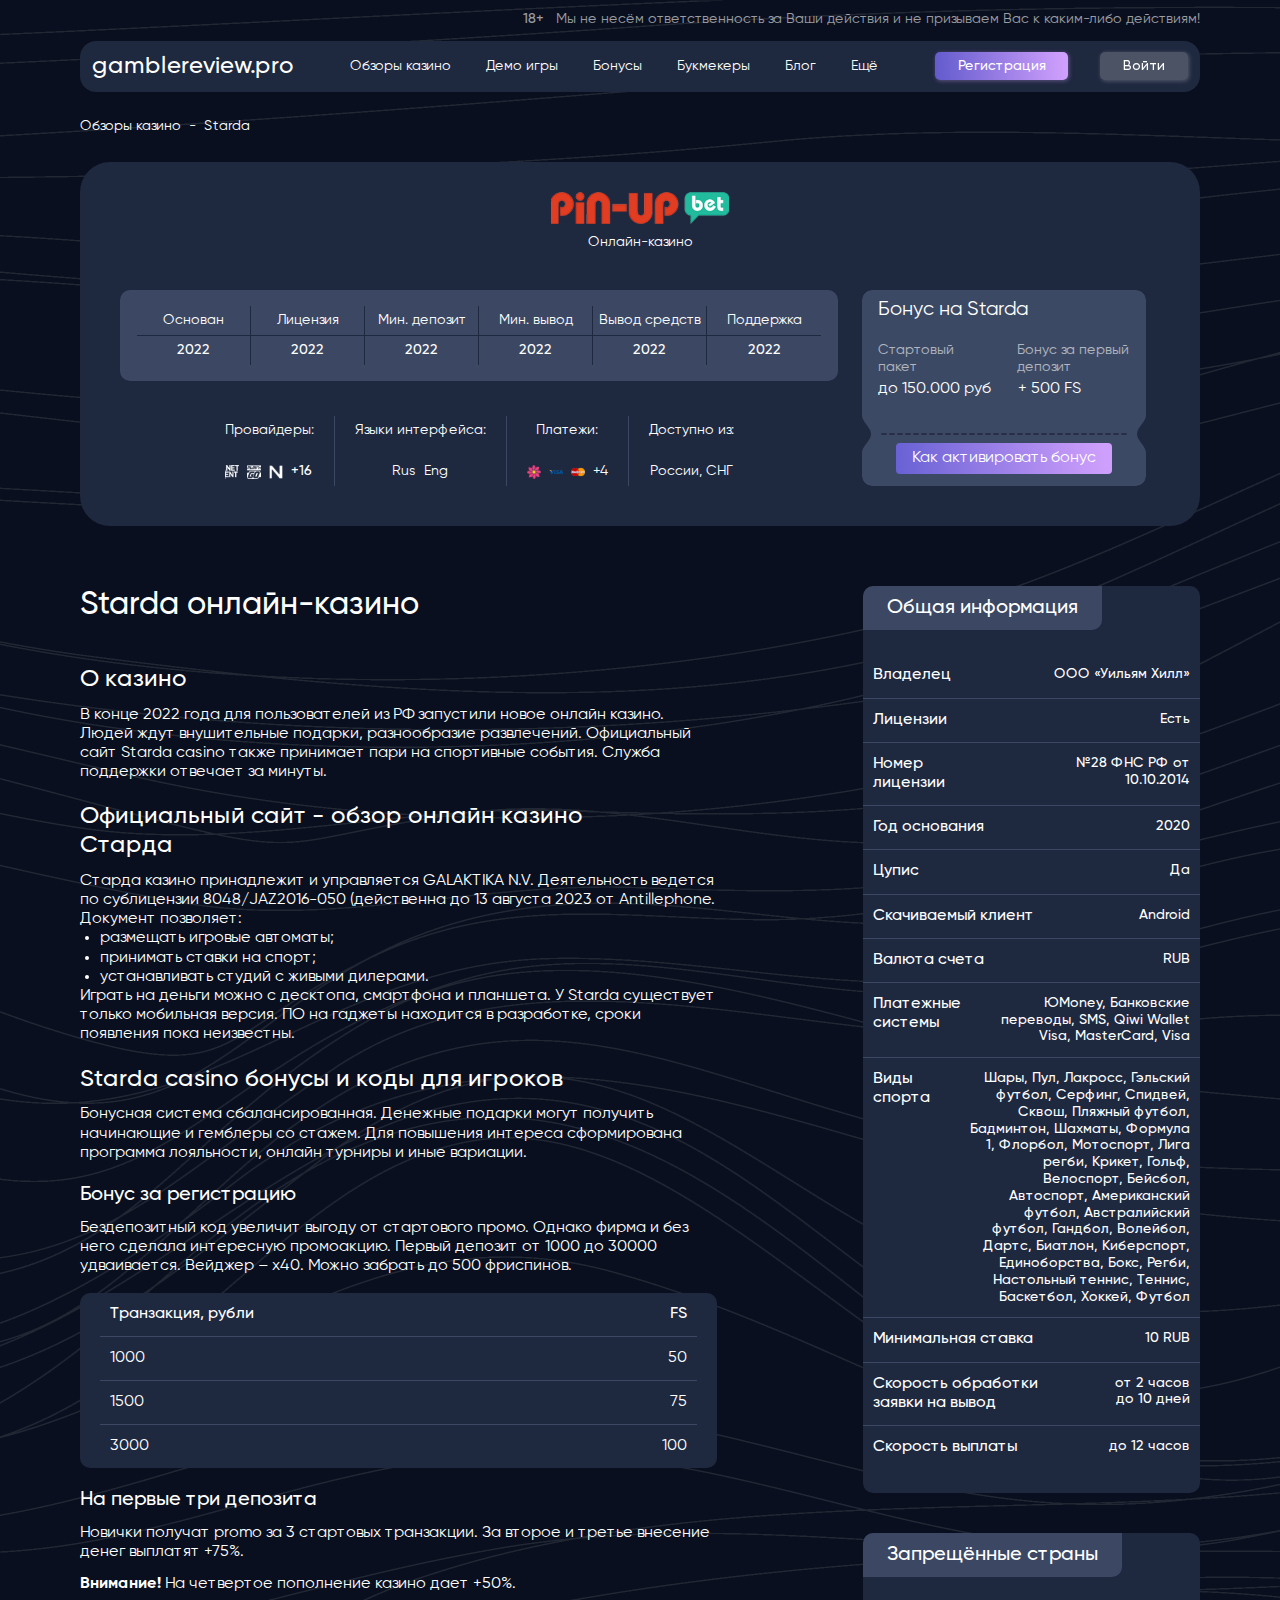
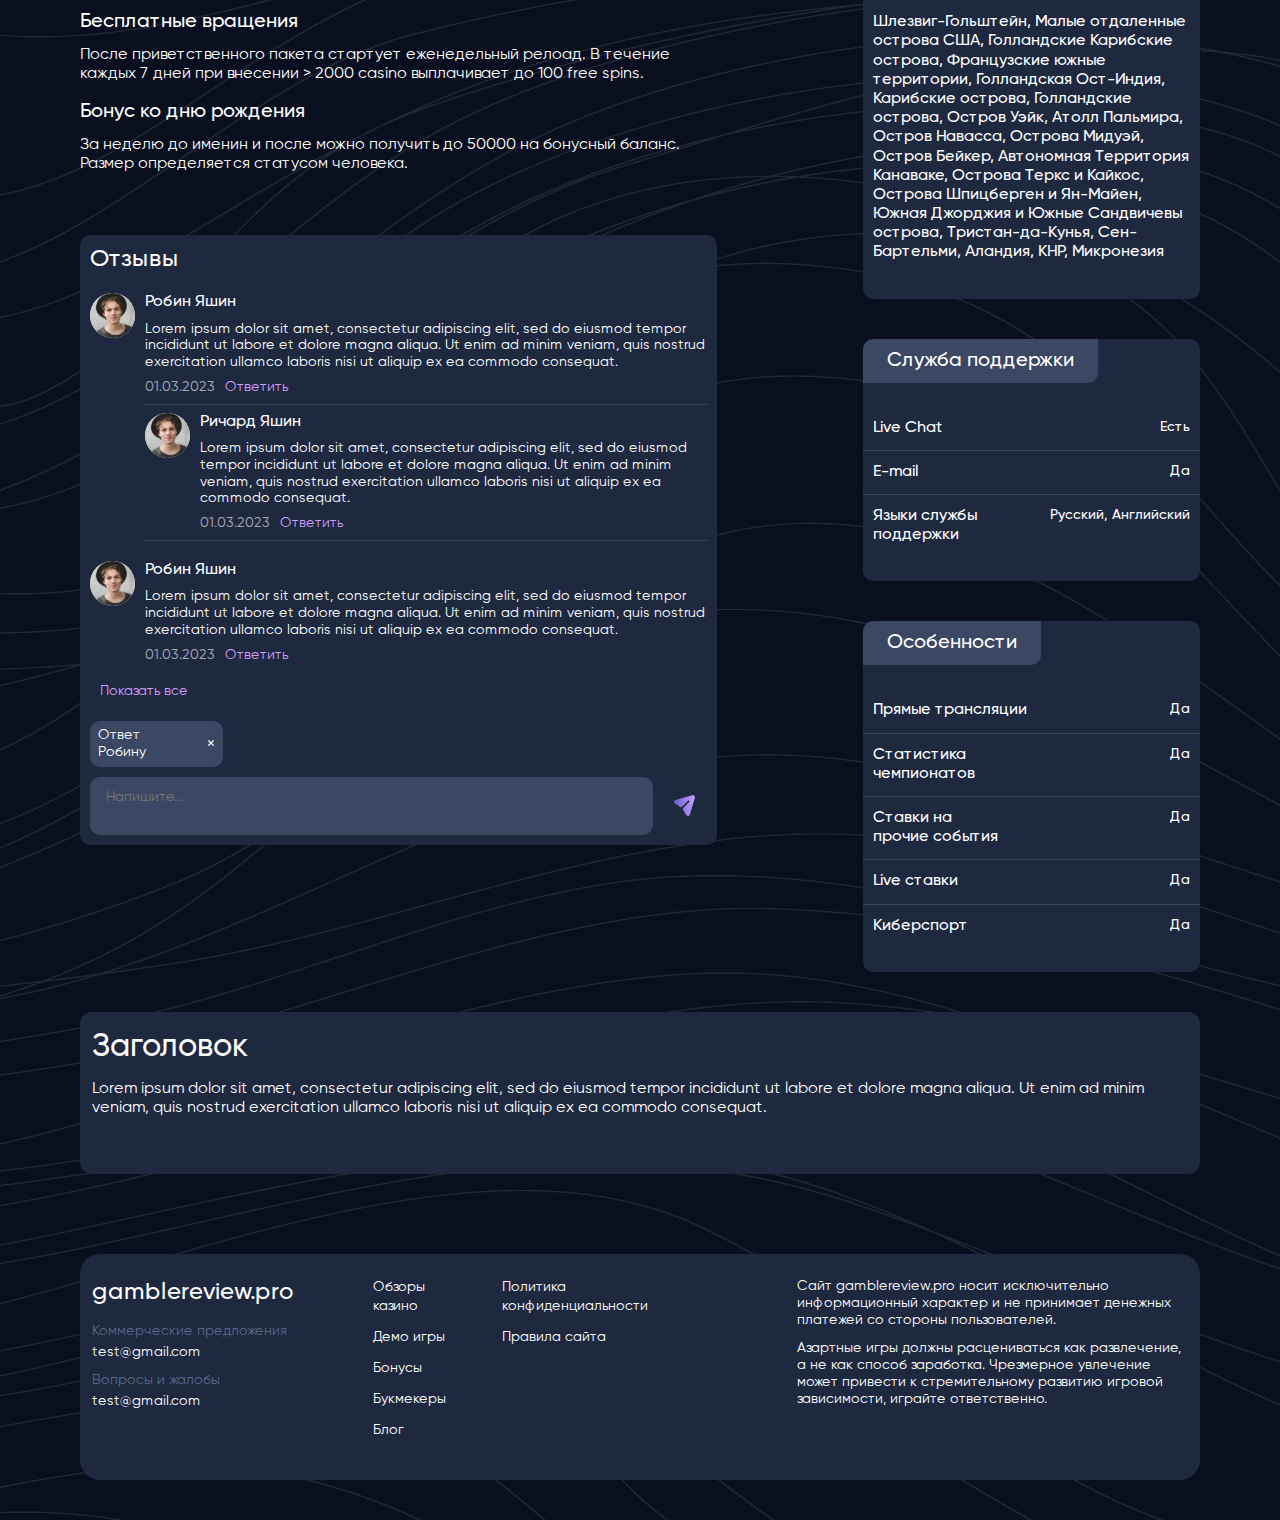
<file: pattern-bukmeker.html>
<!DOCTYPE html>
<html lang="ru">
<head>
  <meta charset="UTF-8">
  <meta http-equiv="X-UA-Compatible" content="IE=edge">
  <meta name="viewport" content="width=device-width, initial-scale=1.0">
  <link rel="stylesheet" type="text/css" href="./index.css">
  <title>Казино</title>
</head>
<body>
  <div class="page page_relative">
    <div class="container">
      <div class="push">
        <span class="push__paragraph push__paragraph_type_width">18+</span>
        <p class="push__paragraph">Мы не несём ответственность за Ваши действия и не призываем Вас к каким-либо действиям!</p>
      </div>
      <header class="header">
        <div class="header__content">
          <a href="" class="header__logo">gamblereview.pro</a>
          <div class="header__buttons">
            <a href="" class="header__button header__button_type_reg" type="button">Регистрация</a>
            <a href="" class="header__button header__button_type_auth" type="button">Войти</a>
          </div>
          <div class="header__panel">
            <ul class="header__items">
              <li><a class="header__link" href="">Обзоры казино</a></li>
              <li><a class="header__link" href="">Демо игры</a></li>
              <li><a class="header__link" href="">Бонусы</a></li>
              <li><a class="header__link" href="">Букмекеры</a></li>
              <li><a class="header__link" href="">Блог</a></li>
              <li><a class="header__link" href="">Ещё</a></li>
            </ul>
          </div>
          <div class="header__popup">
            <div class="header__menu"></div>
          </div>
        </div>
      </header>
      <main>
        <ul class="section__chapters">
          <li class="section__chapter">
            <a href="">Обзоры казино</a>
          </li>
          <li class="section__chapter">-</li>
          <li class="section__chapter">
            <a href="">Starda</a>
          </li>
        </ul>
        <section class="starda">
          <div class="starda__content">
            <div class="starda__head">
              <img class="starda__logo" src="./images/pattern/pin-up.svg" alt="Логотип">
              <h3 class="starda__title">Онлайн-казино</h3>
            </div>
            <div class="starda__grid">
              <div class="starda__categorien">
                <ul class="starda__categories">
                  <li class="starda__categorie">
                    <p class="starda__name">Основан</p>
                    <p class="starda__name starda__name_type_bold">2022</p>
                  </li>
                  <li class="starda__categorie">
                    <p class="starda__name">Лицензия</p>
                    <p class="starda__name starda__name_type_bold">2022</p>
                  </li>
                  <li class="starda__categorie">
                    <p class="starda__name">Мин. депозит</p>
                    <p class="starda__name starda__name_type_bold">2022</p>
                  </li>
                  <li class="starda__categorie">
                    <p class="starda__name">Мин. вывод</p>
                    <p class="starda__name starda__name_type_bold">2022</p>
                  </li>
                  <li class="starda__categorie">
                    <p class="starda__name">Вывод средств</p>
                    <p class="starda__name starda__name_type_bold">2022</p>
                  </li>
                  <li class="starda__categorie">
                    <p class="starda__name">Поддержка</p>
                    <p class="starda__name starda__name_type_bold">2022</p>
                  </li>
                </ul>
              </div>
              <div class="starda__card">
                <h3 class="starda__card-title">Бонус на Starda</h3>
                <div class="starda__card-info">
                  <ul class="starda__card-names">
                    <li class="starda__card-name">Стартовый пакет</li>
                    <li class="starda__card-name">Бонус за первый депозит</li>
                  </ul>
                  <ul class="starda__card-bonuses">
                    <li class="starda__card-bonus">до 150.000 руб</li>
                    <li class="starda__card-bonus">+ 500 FS</li>
                  </ul>
                </div>
                <a href="" class="starda__card-link">Как активировать бонус</a>
              </div>
              <ul class="starda__products">
                <li class="starda__product">
                  <p class="starda__name">Провайдеры:</p>
                  <div class="starda__info">
                    <img class="starda__image" src="./images/pattern/provider1.svg" alt="Иконка">
                    <img class="starda__image" src="./images/pattern/provider2.svg" alt="Иконка">
                    <img class="starda__image" src="./images/pattern/provider3.svg" alt="Иконка">
                    <p class="starda__name" style="font-weight: 500;">+16</p>
                  </div>
                </li>
                <li class="starda__product">
                  <p class="starda__name">Языки интерфейса:</p>
                  <div class="starda__info">
                    <p class="starda__name">Rus</p>
                    <p class="starda__name">Eng</p>
                  </div>
                </li>
                <li class="starda__product">
                  <p class="starda__name">Платежи:</p>
                  <div class="starda__info">
                    <img class="starda__image" src="./images/pattern/elec1.svg" alt="Иконка">
                    <img class="starda__image" src="./images/pattern/elec2.svg" alt="Иконка">
                    <img class="starda__image" src="./images/pattern/elec3.svg" alt="Иконка">
                    <p class="starda__name">+4</p>
                  </div>
                </li>
                <li class="starda__product">
                  <p class="starda__name">Доступно из:</p>
                  <p class="starda__name">России, СНГ</p>
                </li>
              </ul>
            </div>
          </div>
        </section>
        <section class="unity">
          <div class="define">
            <h2 class="define__title">Starda онлайн-казино</h2>
            <ul class="define__punkts define__punkts_first">
              <li class="define__punkt">
                <h2 class="define__head">О казино</h2>
                <p class="define__paragraph">В конце 2022 года для пользователей из РФ запустили новое онлайн казино. Людей ждут внушительные подарки, разнообразие развлечений. Официальный сайт Starda casino также принимает пари на спортивные события. Служба поддержки отвечает за минуты.</p>
              </li>
              <li class="define__punkt">
                <h2 class="define__head">Официальный сайт - обзор онлайн казино Старда</h2>
                <ul class="define__paragraphs">
                  <li class="define__paragraph">Старда казино принадлежит и управляется GALAKTIKA N.V. Деятельность ведется по сублицензии 8048/JAZ2016-050 (действенна до 13 августа 2023 от Antillephone.</li>
                  <p class="define__paragraph">Документ позволяет:</p>
                  <ul class="define__paragraphs define__paragraphs_circles">
                    <li class="define__paragraph">размещать игровые автоматы;</li>
                    <li class="define__paragraph">принимать ставки на спорт;</li>
                    <li class="define__paragraph">устанавливать студий с живыми дилерами.</li>
                  </ul>
                  <li class="define__paragraph">Играть на деньги можно с десктопа, смартфона и планшета. У Starda существует только мобильная версия. ПО на гаджеты находится в разработке, сроки появления пока неизвестны.</li>
                </ul>
              </li>
              <li class="define__punkt">
                <h2 class="define__head">Starda casino бонусы и коды для игроков</h2>
                <p class="define__paragraph">Бонусная система сбалансированная. Денежные подарки могут получить начинающие и гемблеры со стажем. Для повышения интереса сформирована программа лояльности, онлайн турниры и иные вариации.</p>
              </li>
              <li class="define__punkt">
                <h2 class="define__head define__head_klein">Бонус за регистрацию</h2>
                <p class="define__paragraph">Бездепозитный код увеличит выгоду от стартового промо. Однако фирма и без него сделала интересную промоакцию. Первый депозит от 1000 до 30000 удваивается. Вейджер – х40. Можно забрать до 500 фриспинов.</p>
              </li>
            </ul>
            <ul class="define__tables">
              <li class="define__table">
                <span class="define__paragraph define__paragraph_bold">Транзакция, рубли</span>
                <span class="define__paragraph define__paragraph_bold">FS</span>
              </li>
              <li class="define__table">
                <span class="define__paragraph">1000</span>
                <span class="define__paragraph">50</span>
              </li>
              <li class="define__table">
                <span class="define__paragraph">1500</span>
                <span class="define__paragraph">75</span>
              </li>
              <li class="define__table">
                <span class="define__paragraph">3000</span>
                <span class="define__paragraph">100</span>
              </li>
            </ul>
            <ul class="define__punkts define__punkts_last">
              <li class="define__punkt">
                <h2 class="define__head define__head_klein">На первые три депозита</h2>
                <p class="define__paragraph">Новички получат promo за 3 стартовых транзакции. За второе и третье внесение денег выплатят +75%.</p>
                <p class="define__paragraph"><b>Внимание!</b> На четвертое пополнение казино дает +50%.</p>
              </li>
              <li class="define__punkt">
                <h2 class="define__head define__head_klein">Бесплатные вращения</h2>
                <p class="define__paragraph">После приветственного пакета стартует еженедельный релоад. В течение каждых 7 дней при внесении &gt; 2000 casino выплачивает до 100 free spins.</p>
              </li>
              <li class="define__punkt">
                <h2 class="define__head define__head_klein">Бонус ко дню рождения</h2>
                <p class="define__paragraph">За неделю до именин и после можно получить до 50000 на бонусный баланс. Размер определяется статусом человека.</p>
              </li>
            </ul>
            <div class="comment">
              <h2 class="comment__title">Отзывы</h2>
              <ul class="comment__messages">
                <li class="comment__message">
                  <img class="comment__avatar" alt="Аватар" src="./images/pattern/avatar.svg">
                  <div class="comment__info">
                    <div class="comment__personal">
                      <p class="comment__name">Робин Яшин</p>
                      <p class="comment__receive"></p>
                    </div>
                    <p class="comment__text">Lorem ipsum dolor sit amet, consectetur adipiscing elit, sed do eiusmod tempor incididunt ut labore et dolore magna aliqua. Ut enim ad minim veniam, quis nostrud exercitation ullamco laboris nisi ut aliquip ex ea commodo consequat.</p>
                    <div class="comment__record">
                      <p class="comment__data">01.03.2023</p>
                      <p class="comment__answer">Ответить</p>
                    </div>
                  </div>
                </li>
              </ul>
              <ul class="comment__messages comment__messages_answer">
                <li class="comment__message comment__message_answer">
                  <img class="comment__avatar" alt="Аватар" src="./images/pattern/avatar.svg">
                  <div class="comment__info">
                    <div class="comment__personal">
                      <p class="comment__name">Ричард Яшин</p>
                      <p class="comment__receive"></p>
                    </div>
                    <p class="comment__text">Lorem ipsum dolor sit amet, consectetur adipiscing elit, sed do eiusmod tempor incididunt ut labore et dolore magna aliqua. Ut enim ad minim veniam, quis nostrud exercitation ullamco laboris nisi ut aliquip ex ea commodo consequat.</p>
                    <div class="comment__record">
                      <p class="comment__data">01.03.2023</p>
                      <p class="comment__answer">Ответить</p>
                    </div>
                  </div>
                </li>
              </ul>
              <ul class="comment__messages">
                <li class="comment__message">
                  <img class="comment__avatar" alt="Аватар" src="./images/pattern/avatar.svg">
                  <div class="comment__info">
                    <div class="comment__personal">
                      <p class="comment__name">Робин Яшин</p>
                      <p class="comment__receive"></p>
                    </div>
                    <p class="comment__text">Lorem ipsum dolor sit amet, consectetur adipiscing elit, sed do eiusmod tempor incididunt ut labore et dolore magna aliqua. Ut enim ad minim veniam, quis nostrud exercitation ullamco laboris nisi ut aliquip ex ea commodo consequat.</p>
                    <div class="comment__record">
                      <p class="comment__data">01.03.2023</p>
                      <p class="comment__answer">Ответить</p>
                    </div>
                  </div>
                </li>
              </ul>
              <span class="comment__new">Показать все</span>
              <div class="comment__writing">
                <div class="comment__users comment__users_active">
                  <p class="comment__letter">Ответ Робину</p>
                  <p class="comment__close">+</p>
                </div>
                <form class="comment__form">
                  <textarea class="comment__textarea comment__letter" placeholder="Напишите..."></textarea>
                  <button class="comment__submit" type="submit">
                    <img class="comment__image" src="./images/pattern/submit.svg" alt="Отправить">
                  </button>
                </form>
              </div>
            </div>
          </div>
          <ul class="info">
            <li class="info__card">
              <div class="info__header">
                <h3 class="info__title">Общая информация</h3>
                <img class="info__image" src="./images/pattern/arrow.svg" alt="Стрелка">
              </div>
              <ul class="info__punkts">
                <li class="info__punkt">
                  <p class="info__paragraph">Владелец</p>
                  <p class="info__paragraph info__paragraph_float">ООО «Уильям Хилл»</p>
                </li>
                <li class="info__punkt">
                  <p class="info__paragraph">Лицензии</p>
                  <p class="info__paragraph info__paragraph_float">Есть</p>
                </li>
                <li class="info__punkt">
                  <p class="info__paragraph">Номер лицензии</p>
                  <p class="info__paragraph info__paragraph_float">№28 ФНС РФ от 10.10.2014</p>
                </li>
                <li class="info__punkt">
                  <p class="info__paragraph">Год основания</p>
                  <p class="info__paragraph info__paragraph_float">2020</p>
                </li>
                <li class="info__punkt">
                  <p class="info__paragraph">Цупис</p>
                  <p class="info__paragraph info__paragraph_float">Да</p>
                </li>
                <li class="info__punkt">
                  <p class="info__paragraph">Скачиваемый клиент</p>
                  <p class="info__paragraph info__paragraph_float">Android</p>
                </li>
                <li class="info__punkt">
                  <p class="info__paragraph">Валюта счета</p>
                  <p class="info__paragraph info__paragraph_float">RUB</p>
                </li>
                <li class="info__punkt">
                  <p class="info__paragraph">Платежные системы</p>
                  <p class="info__paragraph info__paragraph_float">ЮMoney, Банковские переводы, SMS, Qiwi Wallet Visa, MasterCard, Visa</p>
                </li>
                <li class="info__punkt">
                  <p class="info__paragraph">Виды спорта</p>
                  <p class="info__paragraph info__paragraph_float">Шары, Пул, Лакросс, Гэльский футбол, Серфинг, Спидвей, Сквош, Пляжный футбол, Бадминтон, Шахматы, Формула 1, Флорбол, Мотоспорт, Лига регби, Крикет, Гольф, Велоспорт, Бейсбол, Автоспорт, Американский футбол, Австралийский футбол, Гандбол, Волейбол, Дартс, Биатлон, Киберспорт, Единоборства, Бокс, Регби, Настольный теннис, Теннис, Баскетбол, Хоккей, Футбол</p>
                </li>
                <li class="info__punkt">
                  <p class="info__paragraph">Минимальная ставка</p>
                  <p class="info__paragraph info__paragraph_float">10 RUB</p>
                </li>
                <li class="info__punkt">
                  <p class="info__paragraph">Скорость обработки заявки на вывод</p>
                  <p class="info__paragraph info__paragraph_float">от 2 часов до 10 дней</p>
                </li>
                <li class="info__punkt">
                  <p class="info__paragraph">Скорость выплаты</p>
                  <p class="info__paragraph info__paragraph_float">до 12 часов</p>
                </li>
              </ul>
            </li>
            <li class="info__card">
              <div class="info__header">
                <h3 class="info__title">Запрещённые страны</h3>
                <img class="info__image" src="./images/pattern/arrow.svg" alt="Стрелка">
              </div>
              <ul class="info__punkts">
                <li class="info__punkt">
                  <p class="info__paragraph">Шлезвиг-Гольштейн, Малые отдаленные острова США, Голландские Карибские острова, Французские южные территории, Голландская Ост-Индия, Карибские острова, Голландские острова, Остров Уэйк, Атолл Пальмира, Остров Навасса, Острова Мидуэй, Остров Бейкер, Автономная Территория Канаваке, Острова Теркс и Кайкос, Острова Шпицберген и Ян-Майен, Южная Джорджия и Южные Сандвичевы острова, Тристан-да-Кунья, Сен-Бартельми, Аландия, КНР, Микронезия</p>
                </li>
              </ul>
            </li>
            <li class="info__card">
              <div class="info__header">
                <h3 class="info__title">Служба поддержки</h3>
                <img class="info__image" src="./images/pattern/arrow.svg" alt="Стрелка">
              </div>
              <ul class="info__punkts">
                <li class="info__punkt">
                  <p class="info__paragraph info__paragraph_width">Live Chat</p>
                  <p class="info__paragraph info__paragraph_float">Есть</p>
                </li>
                <li class="info__punkt">
                  <p class="info__paragraph info__paragraph_width">E-mail</p>
                  <p class="info__paragraph info__paragraph_float">Да</p>
                </li>
                <li class="info__punkt">
                  <p class="info__paragraph info__paragraph_width">Языки службы поддержки</p>
                  <p class="info__paragraph info__paragraph_float">Русский, Английский</p>
                </li>
              </ul>
            </li>
            <li class="info__card">
              <div class="info__header">
                <h3 class="info__title">Особенности</h3>
                <img class="info__image" src="./images/pattern/arrow.svg" alt="Стрелка">
              </div>
              <ul class="info__punkts">
                <li class="info__punkt">
                  <p class="info__paragraph">Прямые трансляции</p>
                  <p class="info__paragraph info__paragraph_float">Да</p>
                </li>
                <li class="info__punkt">
                  <p class="info__paragraph info__paragraph_mains">Статистика чемпионатов</p>
                  <p class="info__paragraph info__paragraph_float">Да</p>
                </li>
                <li class="info__punkt">
                  <p class="info__paragraph info__paragraph_mains">Ставки на прочие события</p>
                  <p class="info__paragraph info__paragraph_float">Да</p>
                </li>
                <li class="info__punkt">
                  <p class="info__paragraph info__paragraph_mains">Live ставки</p>
                  <p class="info__paragraph info__paragraph_float">Да</p>
                </li>
                <li class="info__punkt">
                  <p class="info__paragraph info__paragraph_mains">Киберспорт</p>
                  <p class="info__paragraph info__paragraph_float">Да</p>
                </li>
              </ul>
            </li>
          </ul>
        </section>
        <section class="texts texts_card_new">
          <h2 class="texts__title">Заголовок</h2>
          <ul class="texts__paragraphs">
            <li class="texts__paragraph">Lorem ipsum dolor sit amet, consectetur adipiscing elit, sed do eiusmod tempor incididunt ut labore et dolore magna aliqua. Ut enim ad minim veniam, quis nostrud exercitation ullamco laboris nisi ut aliquip ex ea commodo consequat.</li>
          </ul>
          <span class="texts__new">развернуть</span>
        </section>
      </main>
      <footer class="footer">
        <div class="footer__content">
          <div class="footer__contact">
          <a class="footer__logo" href="">gamblereview.pro</a>
          <ul class="footer__names">
            <li class="footer__info">
              <p class="footer__name footer__name_color">Коммерческие предложения</p>
              <p class="footer__name">test@gmail.com</p>
            </li>
            <li class="footer__info">
              <p class="footer__name footer__name_color">Вопросы и жалобы</p>
              <p class="footer__name">test@gmail.com</p>
            </li>
          </ul>
          </div>
          <div class="footer__sections">
          <ul class="footer__names">
            <li><a class="footer__name" href="">Обзоры казино</a></li>
            <li><a class="footer__name" href="">Демо игры</a></li>
            <li><a class="footer__name" href="">Бонусы</a></li>
            <li><a class="footer__name" href="">Букмекеры</a></li>
            <li><a class="footer__name" href="">Блог</a></li>
          </ul>
          <ul class="footer__names">
            <li><a class="footer__name" href="">Политика конфиденциальности</a></li>
            <li><a class="footer__name" href="">Правила сайта</a></li>
          </ul>
          </div>
          <div class="footer__description">
          <ul class="footer__names">
            <p class="footer__name">Сайт gamblereview.pro носит исключительно информационный характер и не принимает денежных платежей со стороны пользователей.</p>
            <p class="footer__name">Азартные игры должны расцениваться как развлечение, а не как способ заработка. Чрезмерное увлечение может привести к стремительному развитию игровой зависимости, играйте ответственно.</p>
          </ul>
          </div>
        </div>
      </footer>
    </div>
    <div class="page-back">
      <div class="page-back__container page-back__container_first">
        <span class="page-back__eclipse"></span>
        <span class="page-back__name page-back__name_starda">Pin-up</span>
      </div>
      <div class="page-back__container page-back__container_last">
        <span class="page-back__eclipse"></span>
        <span class="page-back__name">bookmeker</span>
      </div>
    </div>
  </div>
  <script type="module" src="./scripts/pattern/pattern.js"></script>
  <script type="module" src="./scripts/reviews/reviews.js"></script>
</body>
</html>
</file>
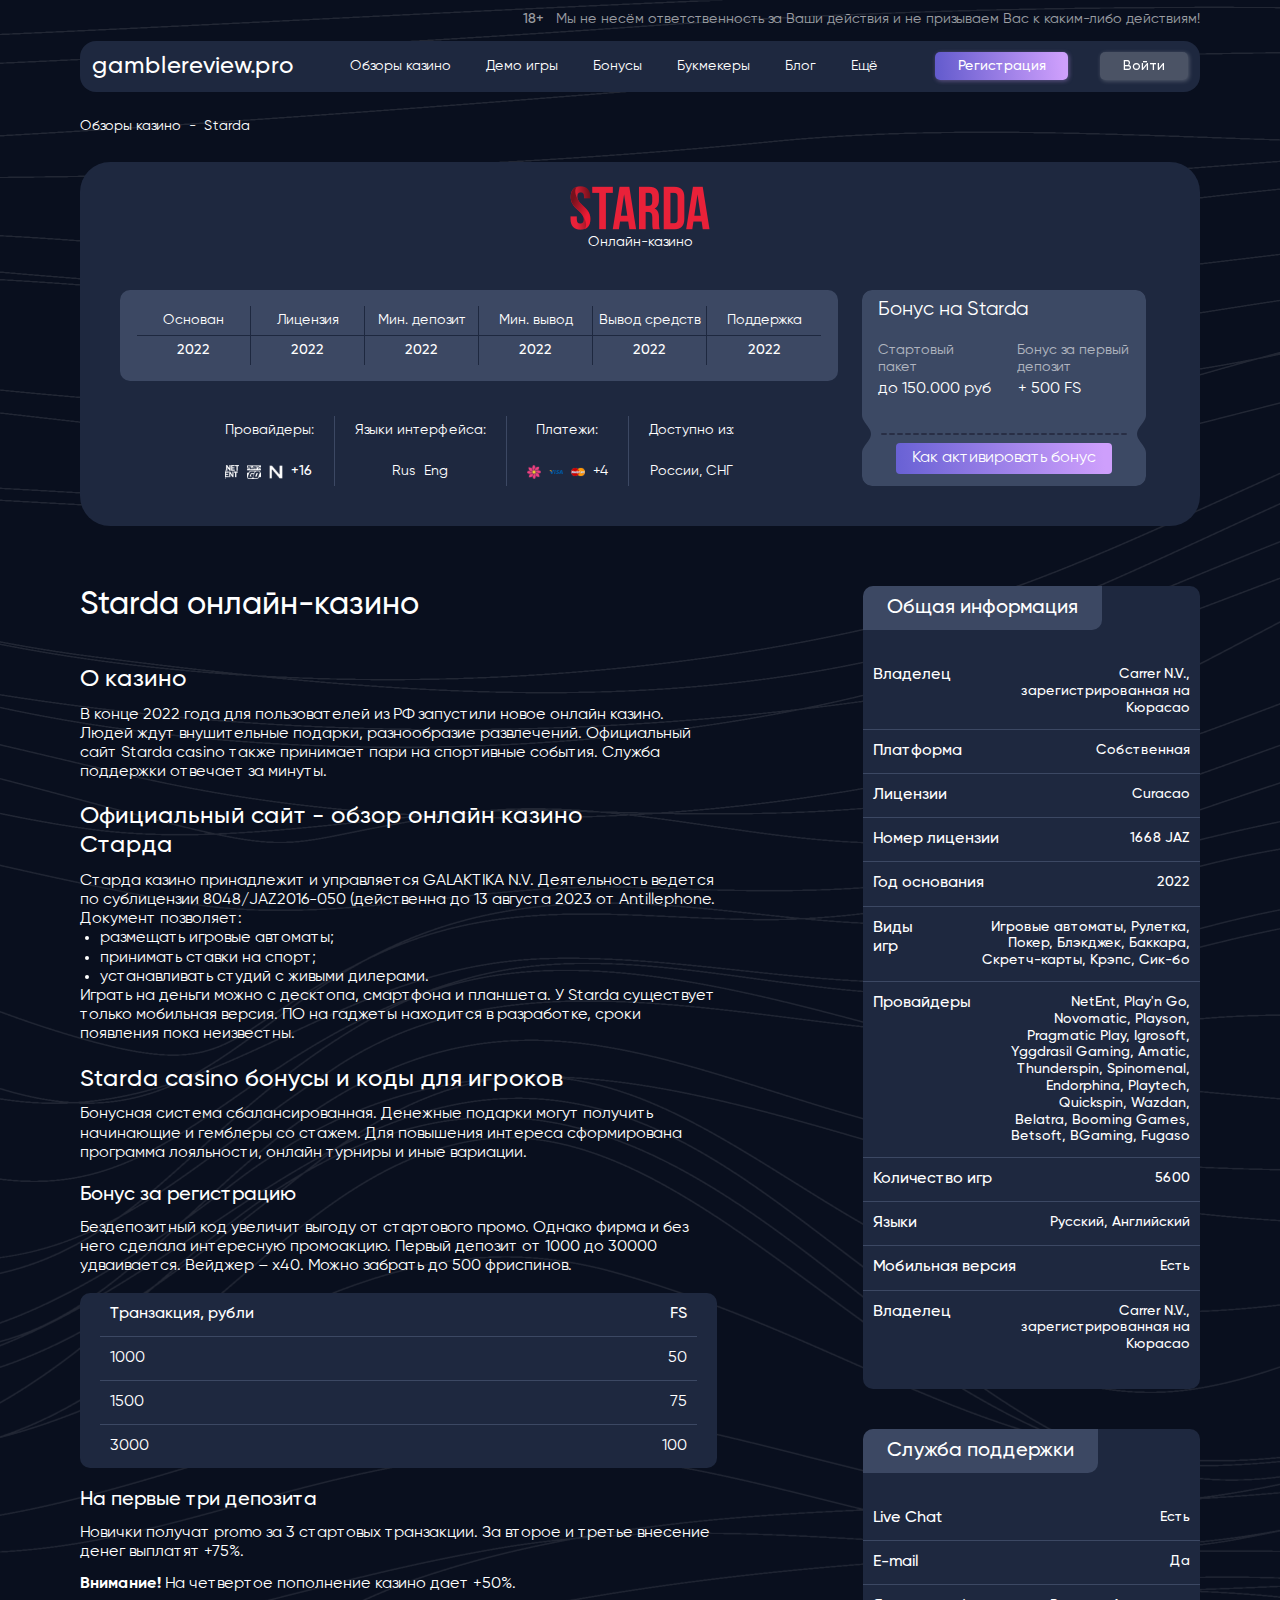
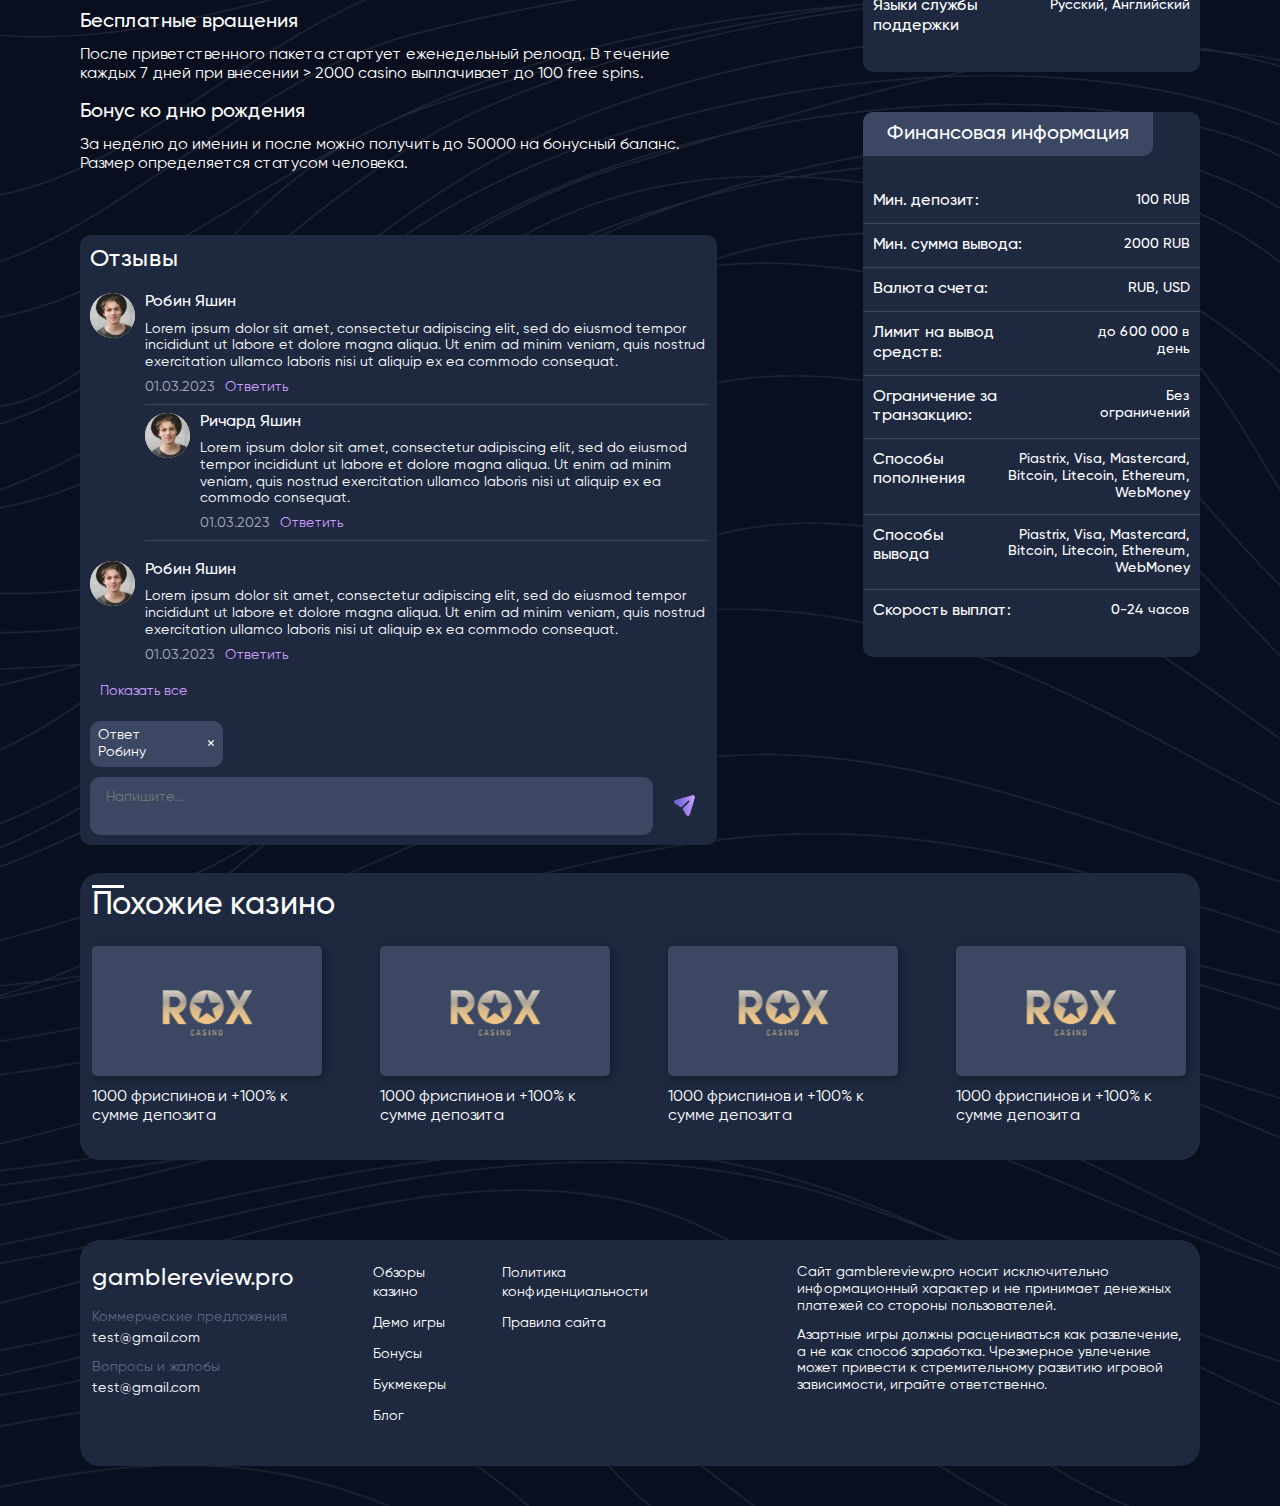
<file: pattern-сasino.html>
<!DOCTYPE html>
<html lang="ru">
<head>
  <meta charset="UTF-8">
  <meta http-equiv="X-UA-Compatible" content="IE=edge">
  <meta name="viewport" content="width=device-width, initial-scale=1.0">
  <link rel="stylesheet" type="text/css" href="./index.css">
  <title>Казино</title>
</head>
<body>
  <div class="page page_relative">
    <div class="container">
      <div class="push">
        <span class="push__paragraph push__paragraph_type_width">18+</span>
        <p class="push__paragraph">Мы не несём ответственность за Ваши действия и не призываем Вас к каким-либо действиям!</p>
      </div>
      <header class="header">
        <div class="header__content">
          <a href="" class="header__logo">gamblereview.pro</a>
          <div class="header__buttons">
            <a href="" class="header__button header__button_type_reg" type="button">Регистрация</a>
            <a href="" class="header__button header__button_type_auth" type="button">Войти</a>
          </div>
          <div class="header__panel">
            <ul class="header__items">
              <li><a class="header__link" href="">Обзоры казино</a></li>
              <li><a class="header__link" href="">Демо игры</a></li>
              <li><a class="header__link" href="">Бонусы</a></li>
              <li><a class="header__link" href="">Букмекеры</a></li>
              <li><a class="header__link" href="">Блог</a></li>
              <li><a class="header__link" href="">Ещё</a></li>
            </ul>
          </div>
          <div class="header__popup">
            <div class="header__menu"></div>
          </div>
        </div>
      </header>
      <main>
        <ul class="section__chapters">
          <li class="section__chapter">
            <a href="">Обзоры казино</a>
          </li>
          <li class="section__chapter">-</li>
          <li class="section__chapter">
            <a href="">Starda</a>
          </li>
        </ul>
        <section class="starda">
          <div class="starda__content">
            <div class="starda__head">
              <img class="starda__logo" src="./images/pattern/starda.svg" alt="Starda">
              <h3 class="starda__title">Онлайн-казино</h3>
            </div>
            <div class="starda__grid">
              <div class="starda__categorien">
                <ul class="starda__categories">
                  <li class="starda__categorie">
                    <p class="starda__name">Основан</p>
                    <p class="starda__name starda__name_type_bold">2022</p>
                  </li>
                  <li class="starda__categorie">
                    <p class="starda__name">Лицензия</p>
                    <p class="starda__name starda__name_type_bold">2022</p>
                  </li>
                  <li class="starda__categorie">
                    <p class="starda__name">Мин. депозит</p>
                    <p class="starda__name starda__name_type_bold">2022</p>
                  </li>
                  <li class="starda__categorie">
                    <p class="starda__name">Мин. вывод</p>
                    <p class="starda__name starda__name_type_bold">2022</p>
                  </li>
                  <li class="starda__categorie">
                    <p class="starda__name">Вывод средств</p>
                    <p class="starda__name starda__name_type_bold">2022</p>
                  </li>
                  <li class="starda__categorie">
                    <p class="starda__name">Поддержка</p>
                    <p class="starda__name starda__name_type_bold">2022</p>
                  </li>
                </ul>
              </div>
              <div class="starda__card">
                <h3 class="starda__card-title">Бонус на Starda</h3>
                <div class="starda__card-info">
                  <ul class="starda__card-names">
                    <li class="starda__card-name">Стартовый пакет</li>
                    <li class="starda__card-name">Бонус за первый депозит</li>
                  </ul>
                  <ul class="starda__card-bonuses">
                    <li class="starda__card-bonus">до 150.000 руб</li>
                    <li class="starda__card-bonus">+ 500 FS</li>
                  </ul>
                </div>
                <a href="" class="starda__card-link">Как активировать бонус</a>
              </div>
              <ul class="starda__products">
                <li class="starda__product">
                  <p class="starda__name">Провайдеры:</p>
                  <div class="starda__info">
                    <img class="starda__image" src="./images/pattern/provider1.svg" alt="Иконка">
                    <img class="starda__image" src="./images/pattern/provider2.svg" alt="Иконка">
                    <img class="starda__image" src="./images/pattern/provider3.svg" alt="Иконка">
                    <p class="starda__name" style="font-weight: 500;">+16</p>
                  </div>
                </li>
                <li class="starda__product">
                  <p class="starda__name">Языки интерфейса:</p>
                  <div class="starda__info">
                    <p class="starda__name">Rus</p>
                    <p class="starda__name">Eng</p>
                  </div>
                </li>
                <li class="starda__product">
                  <p class="starda__name">Платежи:</p>
                  <div class="starda__info">
                    <img class="starda__image" src="./images/pattern/elec1.svg" alt="Иконка">
                    <img class="starda__image" src="./images/pattern/elec2.svg" alt="Иконка">
                    <img class="starda__image" src="./images/pattern/elec3.svg" alt="Иконка">
                    <p class="starda__name">+4</p>
                  </div>
                </li>
                <li class="starda__product">
                  <p class="starda__name">Доступно из:</p>
                  <p class="starda__name">России, СНГ</p>
                </li>
              </ul>
            </div>
          </div>
        </section>
        <section class="unity">
          <div class="define">
            <h2 class="define__title">Starda онлайн-казино</h2>
            <ul class="define__punkts define__punkts_first">
              <li class="define__punkt">
                <h2 class="define__head">О казино</h2>
                <p class="define__paragraph">В конце 2022 года для пользователей из РФ запустили новое онлайн казино. Людей ждут внушительные подарки, разнообразие развлечений. Официальный сайт Starda casino также принимает пари на спортивные события. Служба поддержки отвечает за минуты.</p>
              </li>
              <li class="define__punkt">
                <h2 class="define__head">Официальный сайт - обзор онлайн казино Старда</h2>
                <ul class="define__paragraphs">
                  <li class="define__paragraph">Старда казино принадлежит и управляется GALAKTIKA N.V. Деятельность ведется по сублицензии 8048/JAZ2016-050 (действенна до 13 августа 2023 от Antillephone.</li>
                  <p class="define__paragraph">Документ позволяет:</p>
                  <ul class="define__paragraphs define__paragraphs_circles">
                    <li class="define__paragraph">размещать игровые автоматы;</li>
                    <li class="define__paragraph">принимать ставки на спорт;</li>
                    <li class="define__paragraph">устанавливать студий с живыми дилерами.</li>
                  </ul>
                  <li class="define__paragraph">Играть на деньги можно с десктопа, смартфона и планшета. У Starda существует только мобильная версия. ПО на гаджеты находится в разработке, сроки появления пока неизвестны.</li>
                </ul>
              </li>
              <li class="define__punkt">
                <h2 class="define__head">Starda casino бонусы и коды для игроков</h2>
                <p class="define__paragraph">Бонусная система сбалансированная. Денежные подарки могут получить начинающие и гемблеры со стажем. Для повышения интереса сформирована программа лояльности, онлайн турниры и иные вариации.</p>
              </li>
              <li class="define__punkt">
                <h2 class="define__head define__head_klein">Бонус за регистрацию</h2>
                <p class="define__paragraph">Бездепозитный код увеличит выгоду от стартового промо. Однако фирма и без него сделала интересную промоакцию. Первый депозит от 1000 до 30000 удваивается. Вейджер – х40. Можно забрать до 500 фриспинов.</p>
              </li>
            </ul>
            <ul class="define__tables">
              <li class="define__table">
                <span class="define__paragraph define__paragraph_bold">Транзакция, рубли</span>
                <span class="define__paragraph define__paragraph_bold">FS</span>
              </li>
              <li class="define__table">
                <span class="define__paragraph">1000</span>
                <span class="define__paragraph">50</span>
              </li>
              <li class="define__table">
                <span class="define__paragraph">1500</span>
                <span class="define__paragraph">75</span>
              </li>
              <li class="define__table">
                <span class="define__paragraph">3000</span>
                <span class="define__paragraph">100</span>
              </li>
            </ul>
            <ul class="define__punkts define__punkts_last">
              <li class="define__punkt">
                <h2 class="define__head define__head_klein">На первые три депозита</h2>
                <p class="define__paragraph">Новички получат promo за 3 стартовых транзакции. За второе и третье внесение денег выплатят +75%.</p>
                <p class="define__paragraph"><b>Внимание!</b> На четвертое пополнение казино дает +50%.</p>
              </li>
              <li class="define__punkt">
                <h2 class="define__head define__head_klein">Бесплатные вращения</h2>
                <p class="define__paragraph">После приветственного пакета стартует еженедельный релоад. В течение каждых 7 дней при внесении &gt; 2000 casino выплачивает до 100 free spins.</p>
              </li>
              <li class="define__punkt">
                <h2 class="define__head define__head_klein">Бонус ко дню рождения</h2>
                <p class="define__paragraph">За неделю до именин и после можно получить до 50000 на бонусный баланс. Размер определяется статусом человека.</p>
              </li>
            </ul>
            <div class="comment">
              <h2 class="comment__title">Отзывы</h2>
              <ul class="comment__messages">
                <li class="comment__message">
                  <img class="comment__avatar" alt="Аватар" src="./images/pattern/avatar.svg">
                  <div class="comment__info">
                    <div class="comment__personal">
                      <p class="comment__name">Робин Яшин</p>
                      <p class="comment__receive"></p>
                    </div>
                    <p class="comment__text">Lorem ipsum dolor sit amet, consectetur adipiscing elit, sed do eiusmod tempor incididunt ut labore et dolore magna aliqua. Ut enim ad minim veniam, quis nostrud exercitation ullamco laboris nisi ut aliquip ex ea commodo consequat.</p>
                    <div class="comment__record">
                      <p class="comment__data">01.03.2023</p>
                      <p class="comment__answer">Ответить</p>
                    </div>
                  </div>
                </li>
              </ul>
              <ul class="comment__messages comment__messages_answer">
                <li class="comment__message comment__message_answer">
                  <img class="comment__avatar" alt="Аватар" src="./images/pattern/avatar.svg">
                  <div class="comment__info">
                    <div class="comment__personal">
                      <p class="comment__name">Ричард Яшин</p>
                      <p class="comment__receive"></p>
                    </div>
                    <p class="comment__text">Lorem ipsum dolor sit amet, consectetur adipiscing elit, sed do eiusmod tempor incididunt ut labore et dolore magna aliqua. Ut enim ad minim veniam, quis nostrud exercitation ullamco laboris nisi ut aliquip ex ea commodo consequat.</p>
                    <div class="comment__record">
                      <p class="comment__data">01.03.2023</p>
                      <p class="comment__answer">Ответить</p>
                    </div>
                  </div>
                </li>
              </ul>
              <ul class="comment__messages">
                <li class="comment__message">
                  <img class="comment__avatar" alt="Аватар" src="./images/pattern/avatar.svg">
                  <div class="comment__info">
                    <div class="comment__personal">
                      <p class="comment__name">Робин Яшин</p>
                      <p class="comment__receive"></p>
                    </div>
                    <p class="comment__text">Lorem ipsum dolor sit amet, consectetur adipiscing elit, sed do eiusmod tempor incididunt ut labore et dolore magna aliqua. Ut enim ad minim veniam, quis nostrud exercitation ullamco laboris nisi ut aliquip ex ea commodo consequat.</p>
                    <div class="comment__record">
                      <p class="comment__data">01.03.2023</p>
                      <p class="comment__answer">Ответить</p>
                    </div>
                  </div>
                </li>
              </ul>
              <span class="comment__new">Показать все</span>
              <div class="comment__writing">
                <div class="comment__users comment__users_active">
                  <p class="comment__letter">Ответ Робину</p>
                  <p class="comment__close">+</p>
                </div>
                <form class="comment__form">
                  <textarea class="comment__textarea comment__letter" placeholder="Напишите..."></textarea>
                  <button class="comment__submit" type="submit">
                    <img class="comment__image" src="./images/pattern/submit.svg" alt="Отправить">
                  </button>
                </form>
              </div>
            </div>
          </div>
          <ul class="info">
            <li class="info__card">
              <div class="info__header">
                <h3 class="info__title">Общая информация</h3>
                <img class="info__image" src="./images/pattern/arrow.svg" alt="Стрелка">
              </div>
              <ul class="info__punkts">
                <li class="info__punkt">
                  <p class="info__paragraph">Владелец</p>
                  <p class="info__paragraph info__paragraph_float">Carrer N.V., зарегистрированная на Кюрасао</p>
                </li>
                <li class="info__punkt">
                  <p class="info__paragraph">Платформа</p>
                  <p class="info__paragraph info__paragraph_float">Собственная</p>
                </li>
                <li class="info__punkt">
                  <p class="info__paragraph">Лицензии</p>
                  <p class="info__paragraph info__paragraph_float">Curacao</p>
                </li>
                <li class="info__punkt">
                  <p class="info__paragraph">Номер лицензии</p>
                  <p class="info__paragraph info__paragraph_float">1668 JAZ</p>
                </li>
                <li class="info__punkt">
                  <p class="info__paragraph">Год основания</p>
                  <p class="info__paragraph info__paragraph_float">2022</p>
                </li>
                <li class="info__punkt">
                  <p class="info__paragraph">Виды игр</p>
                  <p class="info__paragraph info__paragraph_float">Игровые автоматы, Рулетка, Покер, Блэкджек, Баккара, Скретч-карты, Крэпс, Сик-бо</p>
                </li>
                <li class="info__punkt">
                  <p class="info__paragraph">Провайдеры</p>
                  <p class="info__paragraph info__paragraph_float">NetEnt, Play'n Go, Novomatic, Playson, Pragmatic Play, Igrosoft, Yggdrasil Gaming, Amatic, Thunderspin, Spinomenal, Endorphina, Playtech, Quickspin, Wazdan, Belatra, Booming Games, Betsoft, BGaming, Fugaso</p>
                </li>
                <li class="info__punkt">
                  <p class="info__paragraph">Количество игр</p>
                  <p class="info__paragraph info__paragraph_float">5600</p>
                </li>
                <li class="info__punkt">
                  <p class="info__paragraph">Языки</p>
                  <p class="info__paragraph info__paragraph_float">Русский, Английский</p>
                </li>
                <li class="info__punkt">
                  <p class="info__paragraph">Мобильная версия</p>
                  <p class="info__paragraph info__paragraph_float">Есть</p>
                </li>
                <li class="info__punkt">
                  <p class="info__paragraph">Владелец</p>
                  <p class="info__paragraph info__paragraph_float">Carrer N.V., зарегистрированная на Кюрасао</p>
                </li>
              </ul>
            </li>
            <li class="info__card">
              <div class="info__header">
                <h3 class="info__title">Служба поддержки</h3>
                <img class="info__image" src="./images/pattern/arrow.svg" alt="Стрелка">
              </div>
              <ul class="info__punkts">
                <li class="info__punkt">
                  <p class="info__paragraph info__paragraph_width">Live Chat</p>
                  <p class="info__paragraph info__paragraph_float">Есть</p>
                </li>
                <li class="info__punkt">
                  <p class="info__paragraph info__paragraph_width">E-mail</p>
                  <p class="info__paragraph info__paragraph_float">Да</p>
                </li>
                <li class="info__punkt">
                  <p class="info__paragraph info__paragraph_width">Языки службы поддержки</p>
                  <p class="info__paragraph info__paragraph_float">Русский, Английский</p>
                </li>
              </ul>
            </li>
            <li class="info__card">
              <div class="info__header">
                <h3 class="info__title">Финансовая информация</h3>
                <img class="info__image" src="./images/pattern/arrow.svg" alt="Стрелка">
              </div>
              <ul class="info__punkts">
                <li class="info__punkt">
                  <p class="info__paragraph info__paragraph_place">Мин. депозит:</p>
                  <p class="info__paragraph info__paragraph_float">100 RUB</p>
                </li>
                <li class="info__punkt">
                  <p class="info__paragraph info__paragraph_place">Мин. сумма вывода:</p>
                  <p class="info__paragraph info__paragraph_float">2000 RUB</p>
                </li>
                <li class="info__punkt">
                  <p class="info__paragraph info__paragraph_place">Валюта счета:</p>
                  <p class="info__paragraph info__paragraph_float">RUB, USD</p>
                </li>
                <li class="info__punkt">
                  <p class="info__paragraph info__paragraph_place">Лимит на вывод средств:</p>
                  <p class="info__paragraph info__paragraph_float">до 600 000 в день</p>
                </li>
                <li class="info__punkt">
                  <p class="info__paragraph info__paragraph_place">Ограничение за транзакцию:</p>
                  <p class="info__paragraph info__paragraph_float">Без ограничений</p>
                </li>
                <li class="info__punkt">
                  <p class="info__paragraph info__paragraph_place">Способы пополнения</p>
                  <p class="info__paragraph info__paragraph_float">Piastrix, Visa, Mastercard, Bitcoin, Litecoin, Ethereum, WebMoney</p>
                </li>
                <li class="info__punkt">
                  <p class="info__paragraph info__paragraph_place">Способы вывода</p>
                  <p class="info__paragraph info__paragraph_float">Piastrix, Visa, Mastercard, Bitcoin, Litecoin, Ethereum, WebMoney</p>
                </li>
                <li class="info__punkt">
                  <p class="info__paragraph info__paragraph_place">Скорость выплат:</p>
                  <p class="info__paragraph info__paragraph_float">0-24 часов</p>
                </li>
              </ul>
            </li>
          </ul>
        </section>
        <section class="similar">
          <div class="similar__content">
            <h2 class="section__title">Похожие казино</h2>
            <ul class="similar__cards">
              <li class="similar__card">
                <div class="similar__images">
                  <img class="similar__image" src="./images/pattern/rox.svg" alt="Логотип">
                </div>
                <p class="similar__name">1000 фриспинов и +100% к сумме депозита</p>
              </li>
              <li class="similar__card">
                <div class="similar__images">
                  <img class="similar__image" src="./images/pattern/rox.svg" alt="Логотип">
                </div>
                <p class="similar__name">1000 фриспинов и +100% к сумме депозита</p>
              </li>
              <li class="similar__card">
                <div class="similar__images">
                  <img class="similar__image" src="./images/pattern/rox.svg" alt="Логотип">
                </div>
                <p class="similar__name">1000 фриспинов и +100% к сумме депозита</p>
              </li>
              <li class="similar__card">
                <div class="similar__images">
                  <img class="similar__image" src="./images/pattern/rox.svg" alt="Логотип">
                </div>
                <p class="similar__name">1000 фриспинов и +100% к сумме депозита</p>
              </li>
            </ul>
          </div>
        </section>
      </main>
      <footer class="footer">
        <div class="footer__content">
          <div class="footer__contact">
          <a class="footer__logo" href="">gamblereview.pro</a>
          <ul class="footer__names">
            <li class="footer__info">
              <p class="footer__name footer__name_color">Коммерческие предложения</p>
              <p class="footer__name">test@gmail.com</p>
            </li>
            <li class="footer__info">
              <p class="footer__name footer__name_color">Вопросы и жалобы</p>
              <p class="footer__name">test@gmail.com</p>
            </li>
          </ul>
          </div>
          <div class="footer__sections">
          <ul class="footer__names">
            <li><a class="footer__name" href="">Обзоры казино</a></li>
            <li><a class="footer__name" href="">Демо игры</a></li>
            <li><a class="footer__name" href="">Бонусы</a></li>
            <li><a class="footer__name" href="">Букмекеры</a></li>
            <li><a class="footer__name" href="">Блог</a></li>
          </ul>
          <ul class="footer__names">
            <li><a class="footer__name" href="">Политика конфиденциальности</a></li>
            <li><a class="footer__name" href="">Правила сайта</a></li>
          </ul>
          </div>
          <div class="footer__description">
          <ul class="footer__names">
            <p class="footer__name">Сайт gamblereview.pro носит исключительно информационный характер и не принимает денежных платежей со стороны пользователей.</p>
            <p class="footer__name">Азартные игры должны расцениваться как развлечение, а не как способ заработка. Чрезмерное увлечение может привести к стремительному развитию игровой зависимости, играйте ответственно.</p>
          </ul>
          </div>
        </div>
      </footer>
    </div>
    <div class="page-back">
      <div class="page-back__container page-back__container_first">
        <span class="page-back__eclipse"></span>
        <span class="page-back__name page-back__name_starda">STARDA</span>
      </div>
      <div class="page-back__container page-back__container_last">
        <span class="page-back__eclipse"></span>
        <span class="page-back__name">casino</span>
      </div>
    </div>
  </div>
  <script type="module" src="./scripts/pattern/pattern.js"></script>
</body>
</html>
</file>
<file: index.css>
/* Fonts */
@import url(./fonts/Gilroy/font.css);

/* Rules Styles */
@import url(./styles/root/root.css);

/* Standart Styles */
@import url(./styles/null/null.css);

/* Page Site */
@import url(./styles/page/page.css);
@import url(./styles/page/page_relative.css);
@import url(./styles/container/container.css);

/* Page-absolute Site */
@import url(./styles/page-back/page-back.css);
@import url(./styles/page-back/page-back__container.css);
@import url(./styles/page-back/page-back__container_first.css);
@import url(./styles/page-back/page-back__container_last.css);
@import url(./styles/page-back/page-back__eclipse.css);
@import url(./styles/page-back/page-back__name.css);
@import url(./styles/page-back/page-back__name_starda.css);
@import url(./styles/page-back/page-back__name_none.css);

/* Block Push */
@import url(./styles/push/push.css);
@import url(./styles/push/push__paragraph.css);
@import url(./styles/push/push__paragraph_type_width.css);

/* Header */
@import url(./styles/header/header.css);
@import url(./styles/header/header_control.css);
@import url(./styles/header/header__content.css);
@import url(./styles/header/header__logo.css);
@import url(./styles/header/header__buttons.css);
@import url(./styles/header/header__button.css);
@import url(./styles/header/header__button_type_reg.css);
@import url(./styles/header/header__button_type_auth.css);
@import url(./styles/header/header__panel.css);
@import url(./styles/header/header__items.css);
@import url(./styles/header/header__link.css);
@import url(./styles/header/header__popup.css);
@import url(./styles/header/header__menu.css);

/* Section */
@import url(./styles/section/section.css);
@import url(./styles/section/section__reviews.css);
@import url(./styles/section/section__overflow.css);
@import url(./styles/section/section__overflow_first.css);
@import url(./styles/section/section__overflow_last.css);
@import url(./styles/section/section__scroll.css);
@import url(./styles/section/section__header.css);
@import url(./styles/section/section__block.css);
@import url(./styles/section/section__block_static.css);
@import url(./styles/section/section__title.css);
@import url(./styles/section/section__title_block_desc.css);
@import url(./styles/section/section__title_block_width.css);
@import url(./styles/section/section__link.css);
@import url(./styles/section/section__link_static.css);
@import url(./styles/section/section__subtitle.css);
@import url(./styles/section/section__url.css);
@import url(./styles/section/section__chapters.css);
@import url(./styles/section/section__chapter.css);

/* Section Head */
@import url(./styles/head/head.css);
@import url(./styles/head/head__content.css);
@import url(./styles/head/head__title.css);
@import url(./styles/head/head__subtitle.css);

/* Section banner */
@import url(./styles/banner/banner.css);
@import url(./styles/banner/banner_first.css);
@import url(./styles/banner/banner_last.css);
@import url(./styles/banner/banner__cards.css);
@import url(./styles/banner/banner__cards_bonus.css);
@import url(./styles/banner/banner__card.css);
@import url(./styles/banner/banner__image.css);
@import url(./styles/banner/banner__circles.css);
@import url(./styles/banner/banner__circle.css);
@import url(./styles/banner/banner__circle_active.css);

/* Section Casino */
@import url(./styles/casino/casino__cards.css);
@import url(./styles/casino/casino__card.css);
@import url(./styles/casino/casino__images.css);
@import url(./styles/casino/casino__image.css);
@import url(./styles/casino/casino__image_top.css);
@import url(./styles/casino/casino__image_bottom.css);
@import url(./styles/casino/casino__name.css);
@import url(./styles/casino/casino__description.css);
@import url(./styles/casino/casino__title.css);
@import url(./styles/casino/casino__subtitles.css);
@import url(./styles/casino/casino__subtitle.css);

/* Section Demo */
@import url(./styles/demo/demo__collection.css);
@import url(./styles/demo/demo__categories.css);
@import url(./styles/demo/demo__categories_first.css);
@import url(./styles/demo/demo__categories_last.css);
@import url(./styles/demo/demo__categorien.css);
@import url(./styles/demo/demo__arrow.css);
@import url(./styles/demo/demo__arrow_reverse.css);
@import url(./styles/demo/demo__image.css);
@import url(./styles/demo/demo__games.css);
@import url(./styles/demo/demo__game.css);
@import url(./styles/demo/demo__play.css);

/* Section Promo */
@import url(./styles/promo/promo__cards.css);
@import url(./styles/promo/promo__card.css);
@import url(./styles/promo/promo__name.css);
@import url(./styles/promo/promo__paragraph.css);
@import url(./styles/promo/promo__button.css);

/* Section Description */
@import url(./styles/description/description.css);
@import url(./styles/description/description__cards.css);
@import url(./styles/description/description__card.css);
@import url(./styles/description/description__paragraph.css);
@import url(./styles/description/description__link.css);

/* Section Slider */
@import url(./styles/news/news__cards.css);
@import url(./styles/news/news__card.css);
@import url(./styles/news/news__image.css);
@import url(./styles/news/news__name.css);

/* Section Reviews */
@import url(./styles/reviews/reviews.css);
@import url(./styles/reviews/reviews__items.css);
@import url(./styles/reviews/reviews__item.css);
@import url(./styles/reviews/reviews__link.css);

/* Section Products */
@import url(./styles/products/products.css);
@import url(./styles/products/products_blog.css);
@import url(./styles/products/products__width.css);
@import url(./styles/products/products__cards.css);
@import url(./styles/products/products__card.css);
@import url(./styles/products/products__images.css);
@import url(./styles/products/products__image.css);
@import url(./styles/products/products__avatar.css);
@import url(./styles/products/products__info.css);
@import url(./styles/products/products__info_blog.css);
@import url(./styles/products/products__punkts.css);
@import url(./styles/products/products__punkt.css);
@import url(./styles/products/products__head.css);
@import url(./styles/products/products__name.css);
@import url(./styles/products/products__blog.css);
@import url(./styles/products/products__link.css);
@import url(./styles/products/products__pages.css);
@import url(./styles/products/products__button.css);
@import url(./styles/products/products__button_reverse.css);
@import url(./styles/products/products__numbers.css);
@import url(./styles/products/products__number.css);
@import url(./styles/products/products__number_active.css);

/* Section Texts */
@import url(./styles/texts/texts.css);
@import url(./styles/texts/texts_card_new.css);
@import url(./styles/texts/texts__title.css);
@import url(./styles/texts/texts__paragraphs.css);
@import url(./styles/texts/texts__paragraph.css);
@import url(./styles/texts/texts__paragraph_active.css);
@import url(./styles/texts/texts__paragraph_none.css);
@import url(./styles/texts/texts__new.css);

/* Section Starda */
@import url(./styles/starda/starda.css);
@import url(./styles/starda/starda__content.css);
@import url(./styles/starda/starda__head.css);
@import url(./styles/starda/starda__logo.css);
@import url(./styles/starda/starda__title.css);
@import url(./styles/starda/starda__grid.css);
@import url(./styles/starda/starda__categorien.css);
@import url(./styles/starda/starda__categories.css);
@import url(./styles/starda/starda__categorie.css);
@import url(./styles/starda/starda__name.css);
@import url(./styles/starda/starda__name_type_bold.css);
@import url(./styles/starda/starda__products.css);
@import url(./styles/starda/starda__card.css);
@import url(./styles/starda/starda__card-title.css);
@import url(./styles/starda/starda__card-info.css);
@import url(./styles/starda/starda__card-names.css);
@import url(./styles/starda/starda__card-name.css);
@import url(./styles/starda/starda__card-bonuses.css);
@import url(./styles/starda/starda__card-bonus.css);
@import url(./styles/starda/starda__card-link.css);
@import url(./styles/starda/starda__product.css);
@import url(./styles/starda/starda__info.css);
@import url(./styles/starda/starda__image.css);

/* Section Unity */
@import url(./styles/unity/unity.css);
@import url(./styles/unity/unity_blog.css);

/* DIV Define */
@import url(./styles/define/define.css);
@import url(./styles/define/define__title.css);
@import url(./styles/define/define__punkts.css);
@import url(./styles/define/define__punkts_first.css);
@import url(./styles/define/define__punkts_last.css);
@import url(./styles/define/define__punkt.css);
@import url(./styles/define/define__head.css);
@import url(./styles/define/define__head_klein.css);
@import url(./styles/define/define__paragraphs.css);
@import url(./styles/define/define__paragraphs_circles.css);
@import url(./styles/define/define__paragraphs_blog.css);
@import url(./styles/define/define__paragraph.css);
@import url(./styles/define/define__paragraph_bold.css);
@import url(./styles/define/define__tables.css);
@import url(./styles/define/define__table.css);

/* ~DIV Comment */
@import url(./styles/comment/comment.css);
@import url(./styles/comment/comment__title.css);
@import url(./styles/comment/comment__messages.css);
@import url(./styles/comment/comment__messages_answer.css);
@import url(./styles/comment/comment__message.css);
@import url(./styles/comment/comment__message_answer.css);
@import url(./styles/comment/comment__avatar.css);
@import url(./styles/comment/comment__info.css);
@import url(./styles/comment/comment__personal.css);
@import url(./styles/comment/comment__name.css);
@import url(./styles/comment/comment__receive.css);
@import url(./styles/comment/comment__text.css);
@import url(./styles/comment/comment__record.css);
@import url(./styles/comment/comment__data.css);
@import url(./styles/comment/comment__answer.css);
@import url(./styles/comment/comment__new.css);
@import url(./styles/comment/comment__writing.css);
@import url(./styles/comment/comment__users.css);
@import url(./styles/comment/comment__users_active.css);
@import url(./styles/comment/comment__letter.css);
@import url(./styles/comment/comment__close.css);
@import url(./styles/comment/comment__form.css);
@import url(./styles/comment/comment__textarea.css);
@import url(./styles/comment/comment__submit.css);
@import url(./styles/comment/comment__image.css);

/* DIV Info */
@import url(./styles/info/info.css);
@import url(./styles/info/info_blog.css);
@import url(./styles/info/info__card.css);
@import url(./styles/info/info__header.css);
@import url(./styles/info/info__title.css);
@import url(./styles/info/info__image.css);
@import url(./styles/info/info__image_active.css);
@import url(./styles/info/info__punkts.css);
@import url(./styles/info/info__punkts_active.css);
@import url(./styles/info/info__punkt.css);
@import url(./styles/info/info__punkt_blog.css);
@import url(./styles/info/info__punkt_center.css);
@import url(./styles/info/info__paragraph.css);
@import url(./styles/info/info__paragraph_float.css);
@import url(./styles/info/info__paragraph_width.css);
@import url(./styles/info/info__paragraph_mains.css);
@import url(./styles/info/info__paragraph_text.css);
@import url(./styles/info/info__avatar.css);
@import url(./styles/info/info__logos.css);
@import url(./styles/info/info__logo.css);
@import url(./styles/info/info__content.css);
@import url(./styles/info/info__url.css);

/* Section Similar */
@import url(./styles/similar/similar.css);
@import url(./styles/similar/similar__content.css);
@import url(./styles/similar/similar__cards.css);
@import url(./styles/similar/similar__card.css);
@import url(./styles/similar/similar__images.css);
@import url(./styles/similar/similar__image.css);
@import url(./styles/similar/similar__name.css);

/* Footer */
@import url(./styles/footer/footer.css);
@import url(./styles/footer/footer__content.css);
@import url(./styles/footer/footer__contact.css);
@import url(./styles/footer/footer__logo.css);
@import url(./styles/footer/footer__info.css);
@import url(./styles/footer/footer__names.css);
@import url(./styles/footer/footer__name.css);
@import url(./styles/footer/footer__name_color.css);
@import url(./styles/footer/footer__sections.css);
@import url(./styles/footer/footer__description.css);

/* Control */
@import url(./styles/control/control.css);
@import url(./styles/control/control__header.css);
@import url(./styles/control/control__context.css);
@import url(./styles/control/control__context_sections.css);
/* Control-Header - Dashboard*/
@import url(./styles/control/control__sections.css);
@import url(./styles/control/control__section.css);
/* Control-Header - Items */
@import url(./styles/control/control__categories.css);
@import url(./styles/control/control__name.css);
@import url(./styles/control/control__items.css);
@import url(./styles/control/control__item.css);
@import url(./styles/control/control__category.css);
@import url(./styles/control/control__image.css);
/* Control-Main */
@import url(./styles/control/control__main.css);
@import url(./styles/control/control__main_type_info.css);
@import url(./styles/control/control__title.css);
@import url(./styles/control/control__cards.css);
@import url(./styles/control/control__blocks.css);
@import url(./styles/control/control__chapter.css);
@import url(./styles/control/control__regular.css);
@import url(./styles/control/control__bold.css);
@import url(./styles/control/control__input.css);
@import url(./styles/control/control__input_file.css);
@import url(./styles/control/control__file.css);
@import url(./styles/control/control__info.css);
@import url(./styles/control/control__info_row.css);
@import url(./styles/control/control__submit.css);
</file>
